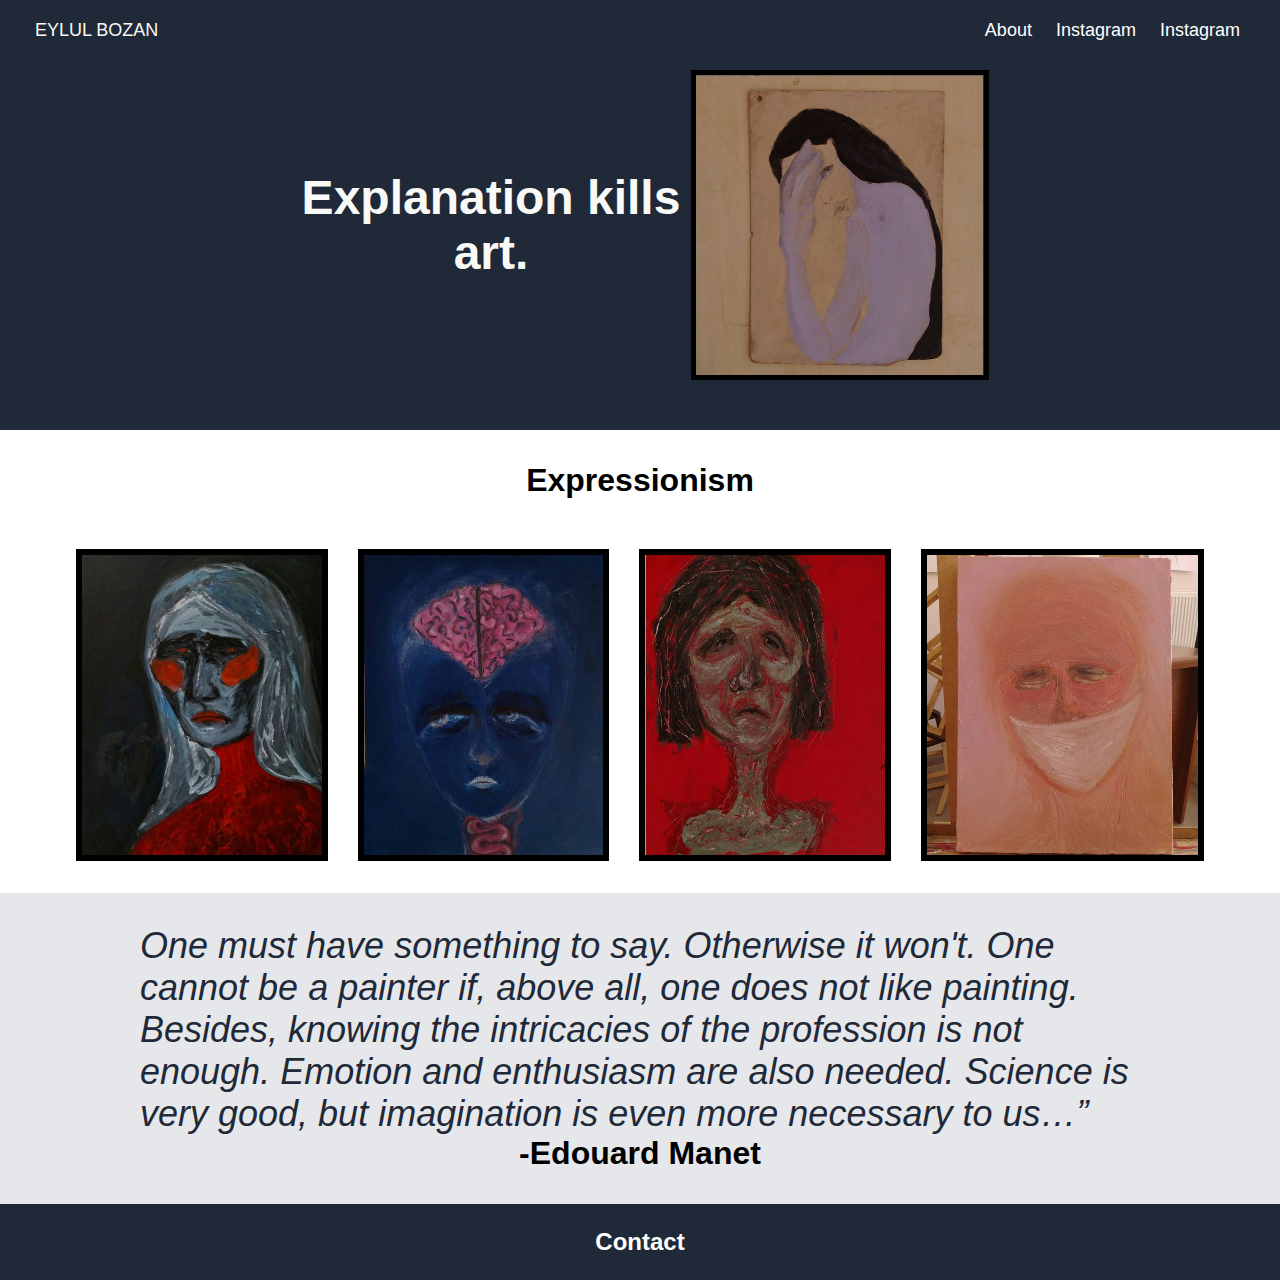
<file: index.html>
<!DOCTYPE html>
<html lang="en">

<head>
    <meta charset="utf-8">
    <title>Main Page</title>
    <link rel="stylesheet" href="style.css">
</head>

<body>
    <div class="hero">
        <div class="header1">
            <div class="headerlogo">EYLUL BOZAN</div>
            <ul>
                <li><a href="##">About</a></li>
                <li><a href="https://www.instagram.com/eylulay.l/">Instagram</a></li>
                <li><a href="https://www.instagram.com/no91tattoo/">Instagram</a></li>
            </ul>
        </div>
        <div class="header2">
            <div class="left">
                <h1 class="awesome">Explanation kills art.</h1>


            </div>

            <div class="right">
                <img src="images/5.png">
            </div>
        </div>
    </div>
    <div class="main">
        <h1 class="random">Expressionism</h2>

            <div class="images">
                <div class="image1"><img src="images/1.png"></div>
                <div class="image2"><img src="images/2.png"></div>
                <div class="image3"><img src="images/3.png"></div>
                <div class="image4"><img src="images/4.png"></div>
            </div>
    </div>

    <div class="quote">
        <p class="quotetext">One must have something to say. Otherwise it won't. One cannot be a painter if, above all,
            one does not like painting. Besides, knowing the intricacies of the profession is not enough. Emotion and
            enthusiasm are also needed. Science is very good, but imagination is even more necessary to us…”</p>
        <p class="quoter">-Edouard Manet</p>
    </div>

    </div>

    </div>

    <div class="footer">
        <div class="contact"><a href="##">Contact</a></div>
    </div>

</body>

</html>
</file>
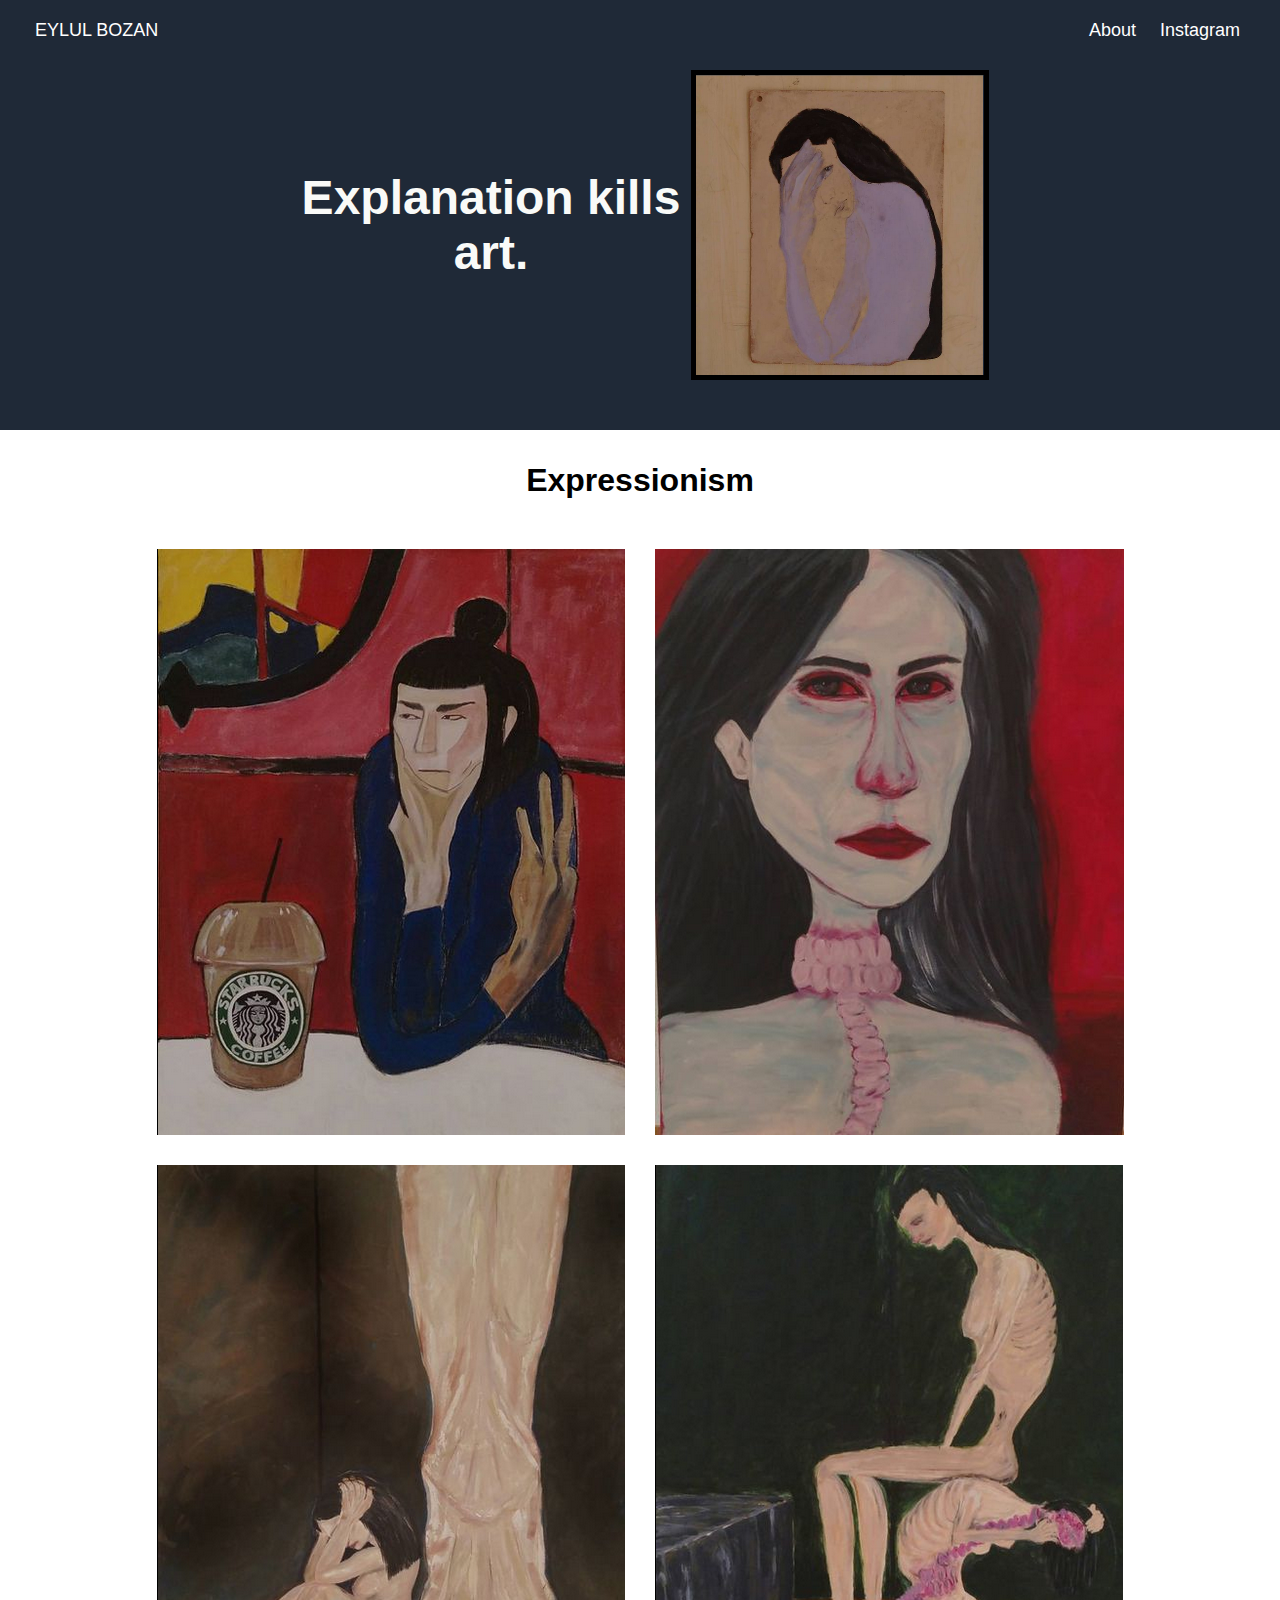
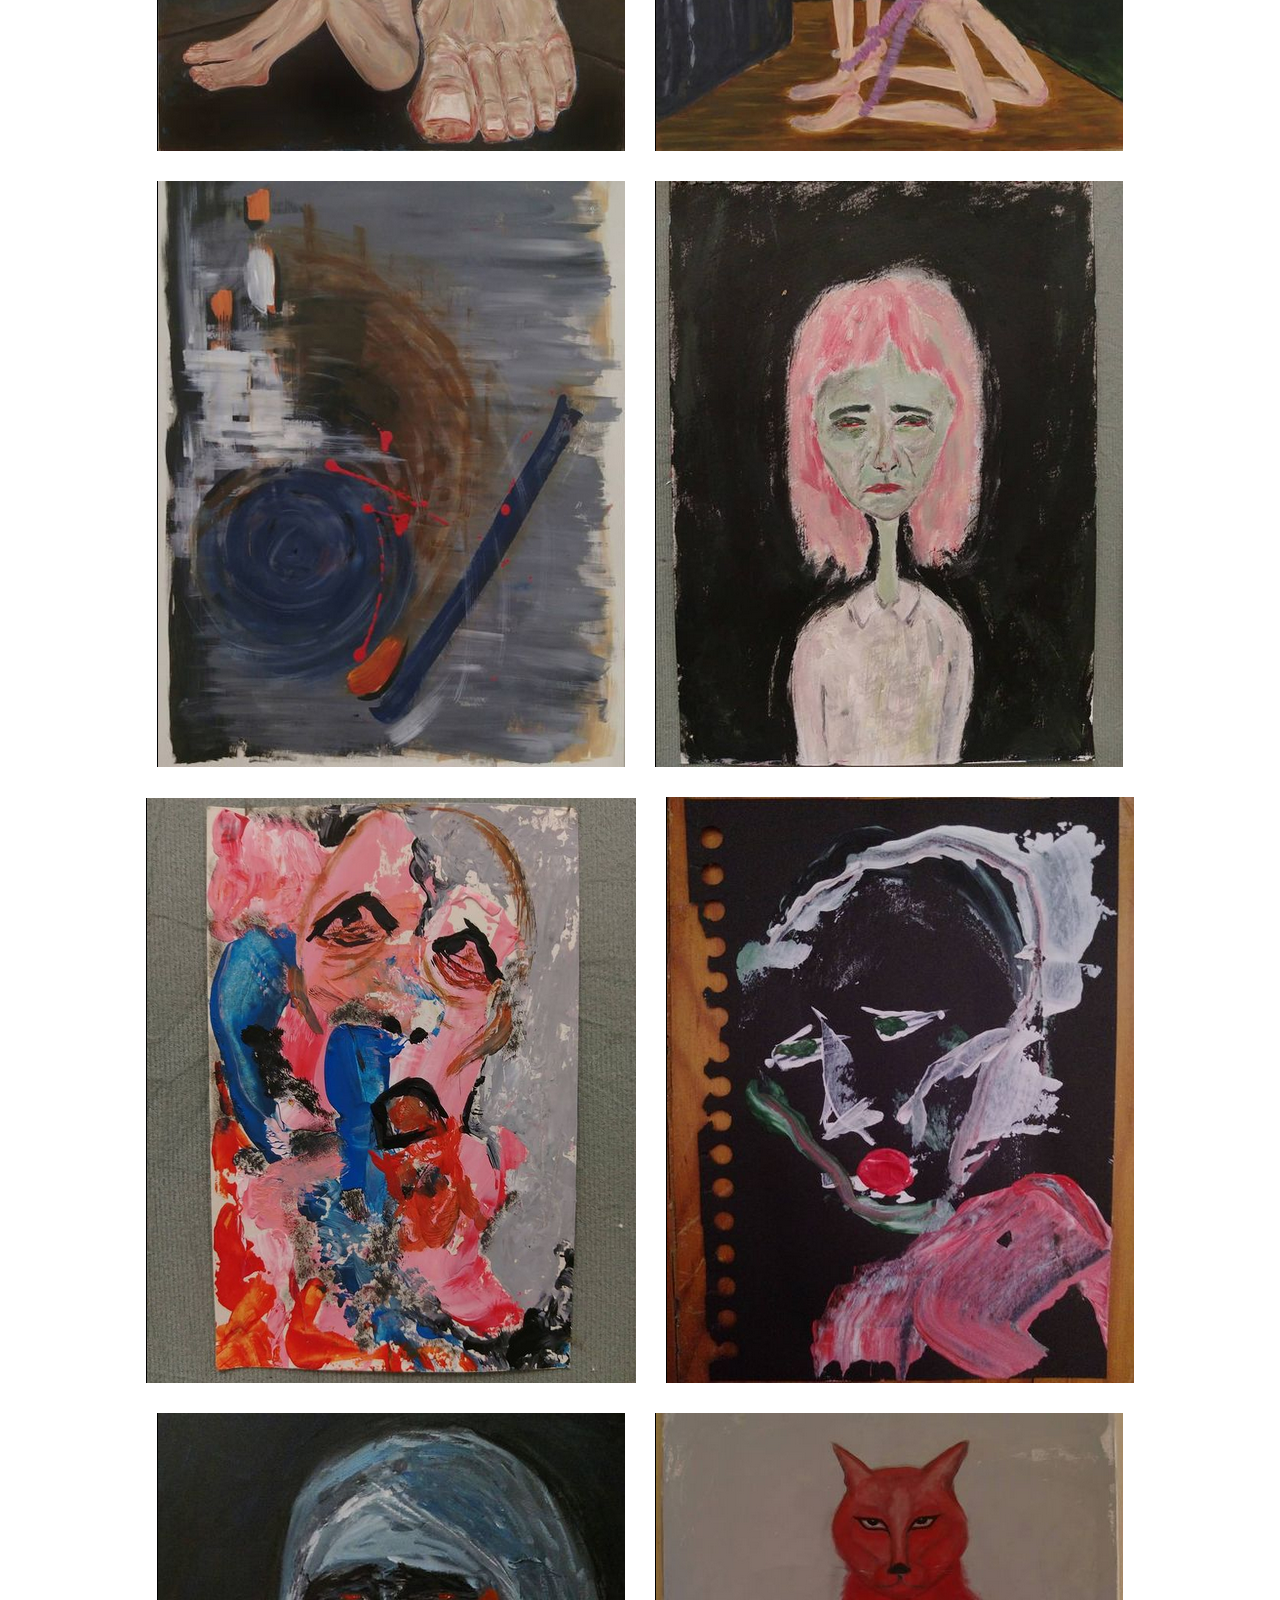
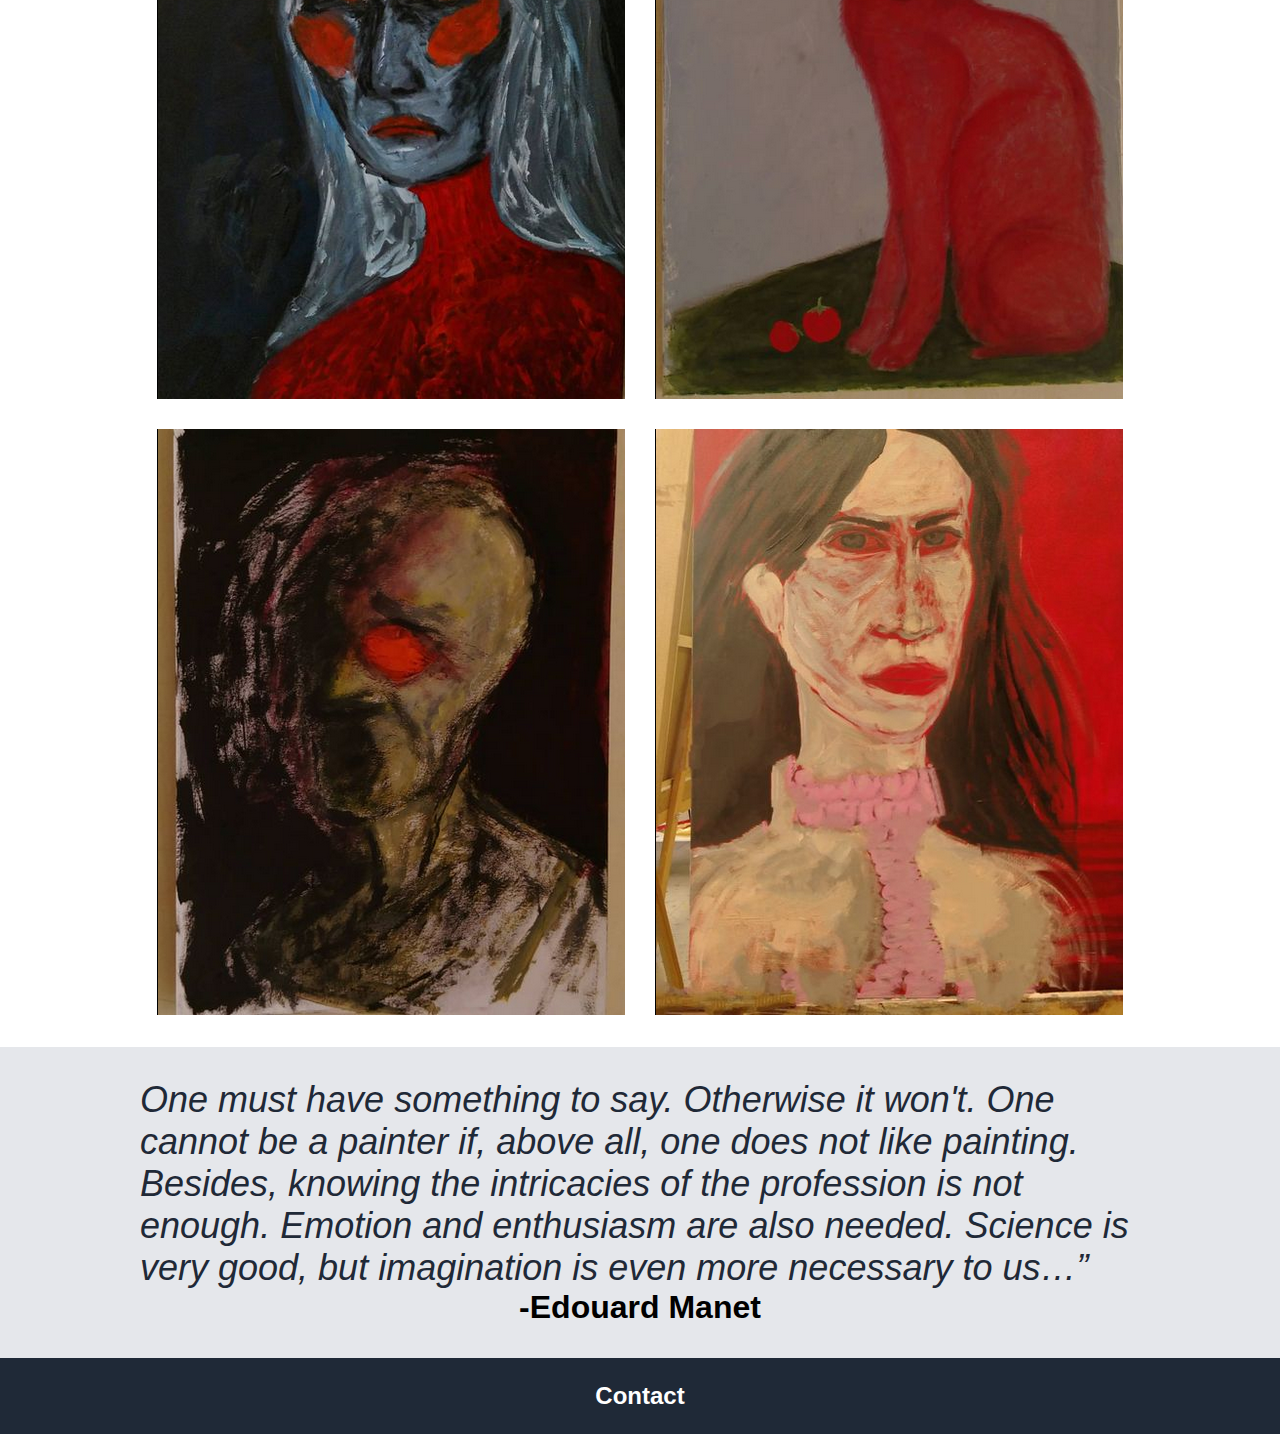
<file: pages/arts.html>
<!DOCTYPE html>
<html lang="en">

<head>
    <meta charset="utf-8">
    <title>Main Page</title>
    <link rel="stylesheet" href="../style.css">
</head>

<body>
    <div class="hero">
        <div class="header1">
            <div class="headerlogo"><a href="../index.html">EYLUL BOZAN</a></div>
            <ul>
                <li><a href="##">About</a></li>
                <li><a href="https://www.instagram.com/eylulay.l/">Instagram</a></li>
            </ul>
        </div>
        <div class="header2">
            <div class="left">
                <h1 class="awesome">Explanation kills art.</h1>


            </div>

            <div class="right">
                <img src="../images/5.png">
            </div>
        </div>
    </div>
    <div class="main">
        <h1 class="random">Expressionism</h2>

            <div class="images">
                <img src="./images/1.png" alt="picture" class="cards">
                <img src="./images/2.png" alt="picture" class="cards">
                <img src="./images/3.png" alt="picture" class="cards">
                <img src="./images/4.png" alt="picture" class="cards">
                <img src="./images/5.png" alt="picture" class="cards">
                <img src="./images/6.png" alt="picture" class="cards">
                <img src="./images/7.png" alt="picture" class="cards">
                <img src="./images/8.png" alt="picture" class="cards">
                <img src="./images/9.png" alt="picture" class="cards">
                <img src="./images/10.png" alt="picture" class="cards">
                <img src="./images/11.png" alt="picture" class="cards">
                <img src="./images/12.png" alt="picture" class="cards">
            </div>
    </div>

    <div class="quote">
        <p class="quotetext">One must have something to say. Otherwise it won't. One cannot be a painter if, above all,
            one does not like painting. Besides, knowing the intricacies of the profession is not enough. Emotion and
            enthusiasm are also needed. Science is very good, but imagination is even more necessary to us…”</p>
        <p class="quoter">-Edouard Manet</p>
    </div>

    </div>

    </div>

    <div class="footer">
        <div class="contact"><a href="##">Contact</a></div>
    </div>

</body>

</html>
</file>
<file: style.css>
* {
    margin: 0;
    padding: 0;
}

body {
    display: flex;
    flex-direction: column;
    margin: 0;

    font-family: sans-serif;

}

.hero {
    background-color: #1F2937;

}

.header1 {
    display: flex;
    justify-content: space-between;
    align-items: center;
    padding: 20px 35px;
    background-color: #1f2937;
    position: fixed;
    width: 100%;


}

ul {
    display: flex;
    gap: 24px;
    font-size: 18px;
    color: #e5e7eb;
    list-style: none;
    margin-right: 75px;

}


.header2 {
    display: flex;
    align-items: center;
    margin-top: 50px;
    margin-bottom: 50px;
    justify-content: center;
    padding-top: 20px;
}


img {
    max-height: 100%;
}

.right {
    width: 288px;
    height: 300px;
    border-style: solid;
    border-width: 5px;


}

.left {
    width: 400px;

}


.awesome {
    color: #f9faf8;
    font-size: 48px;
    font-weight: bolder;
    text-align: center;
}


.headerlogo {
    color: #f9faf8;
    font-size: 18px;

}



button {
    background-color: #4073ff;
    border: none;
    padding: 10px 30px;
    color: white;
    font-weight: 900;
    border-radius: 10px;
}

button:hover {
    opacity: 0.6;
}


.main {
    background-color: white;
    padding: 32px;

}
#more {
    padding: 1rem;
    display: flex;
    justify-content: center;
    align-items: center;
    color: black;
}

#more a {
    color: black;
}

.images {
    display: flex;
    gap: 30px;
    margin-top: 50px;
    justify-content: center;
    align-items: center;
    flex-wrap: wrap;
}

.image1,
.image2,
.image3,
.image4 {
    border-style: solid;
    height: 300px;
    width: fit-content;
    border-width: 6px;
}

.random {
    text-align: center;
}

.quote {
    background-color: #e5e7eb;
    display: flex;
    justify-content: center;
    flex-direction: column;
    align-items: center;
    padding: 32px;


}

.quotetext {
    font-size: 36px;
    font-style: italic;
    color: #1f2937;
    width: 1000px;


}

.quoter {
    text-align: right;
    font-size: 32px;
    font-weight: bold;
}

.footer {
    display: flex;
    background-color: #1f2937;
    justify-content: center;
    align-items: center;
    padding: 24px;
}

.contact {
    font-size: 24px;
    font-weight: bold;
}

a {
    text-decoration: none;
    color: white;
}
</file>
